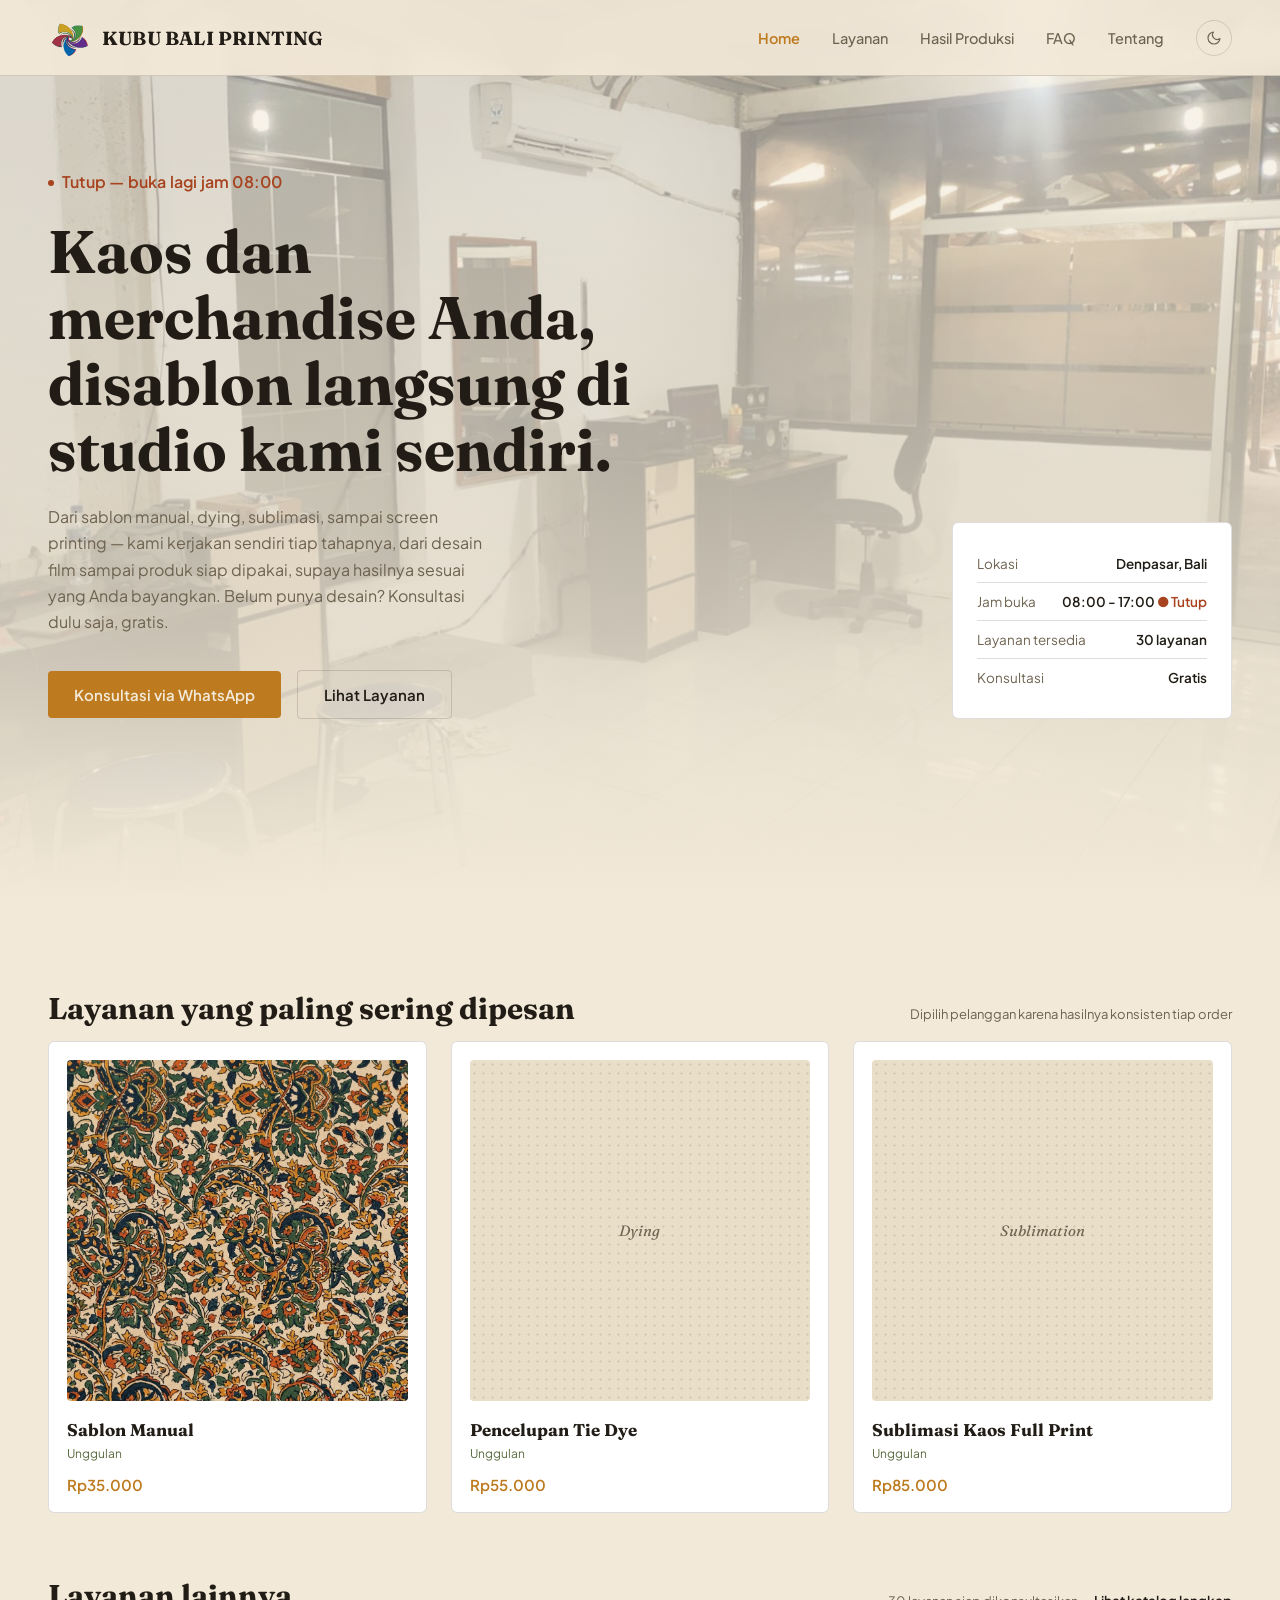
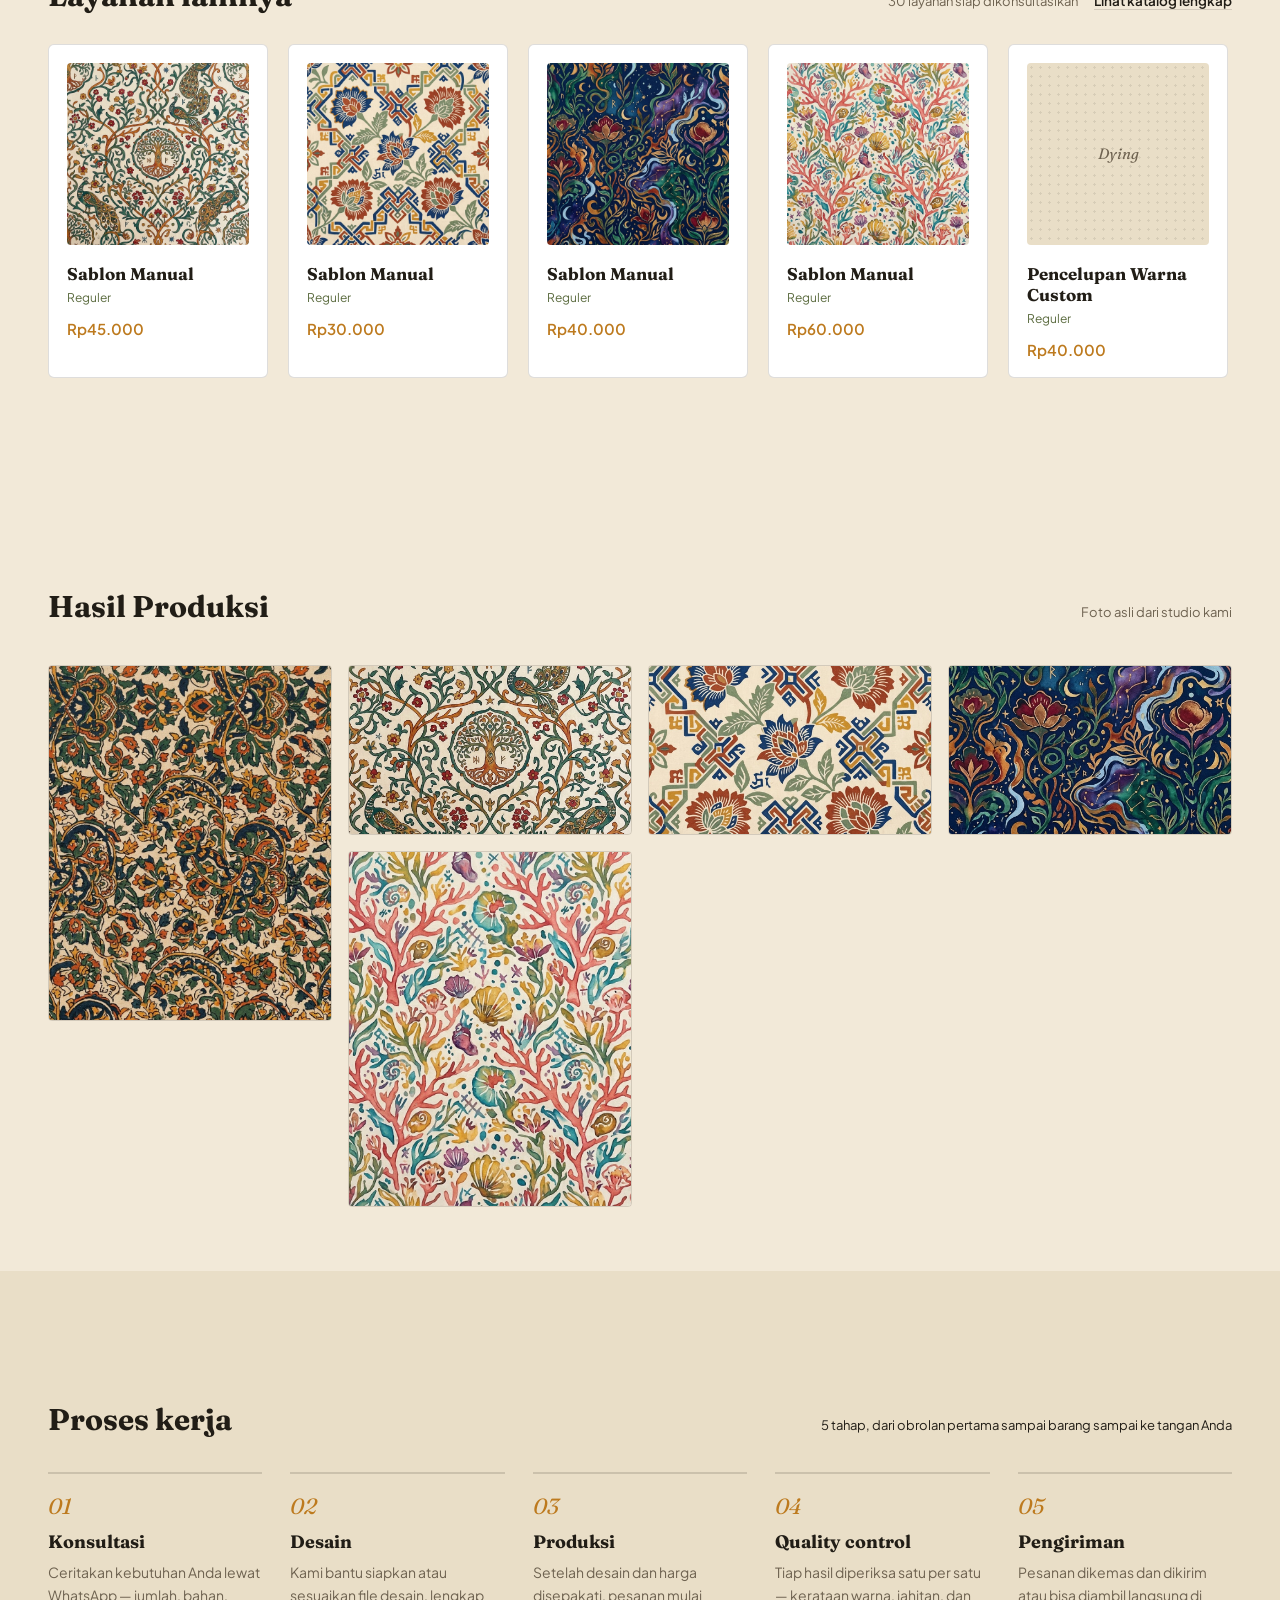
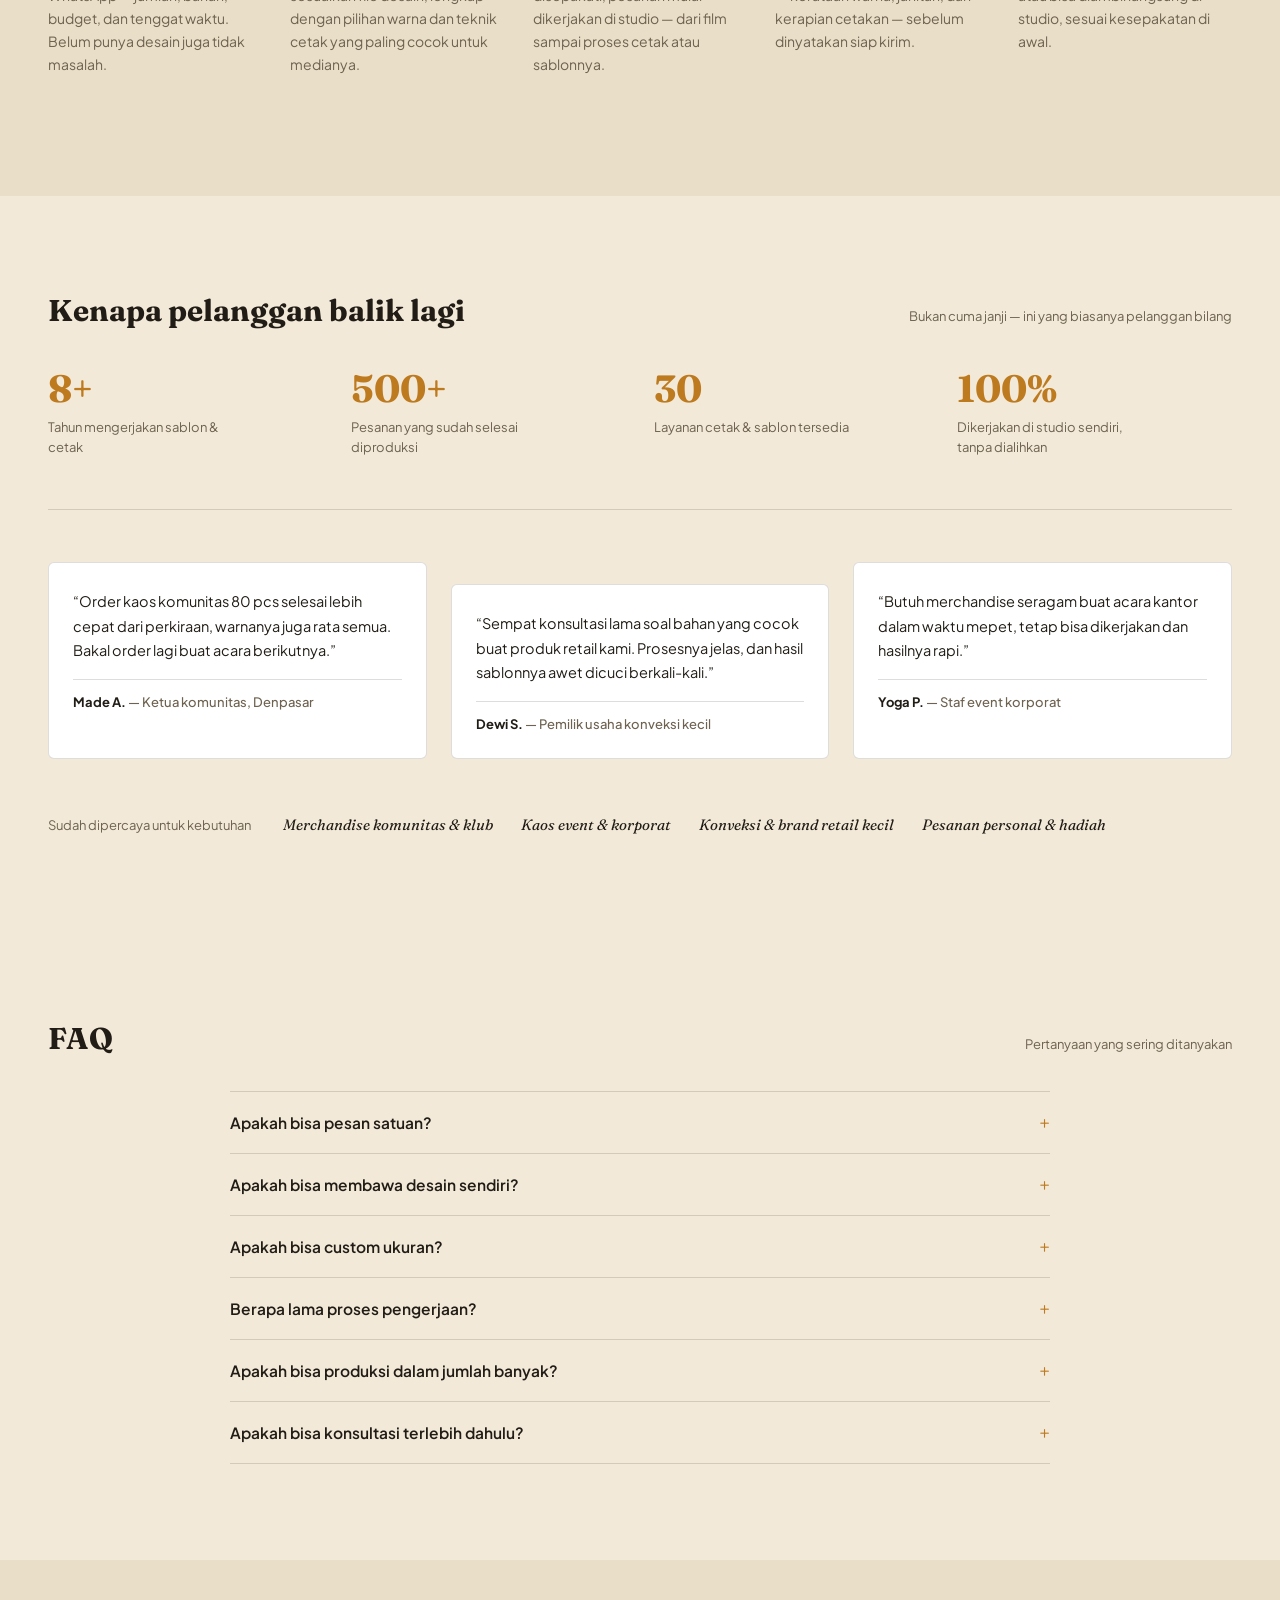
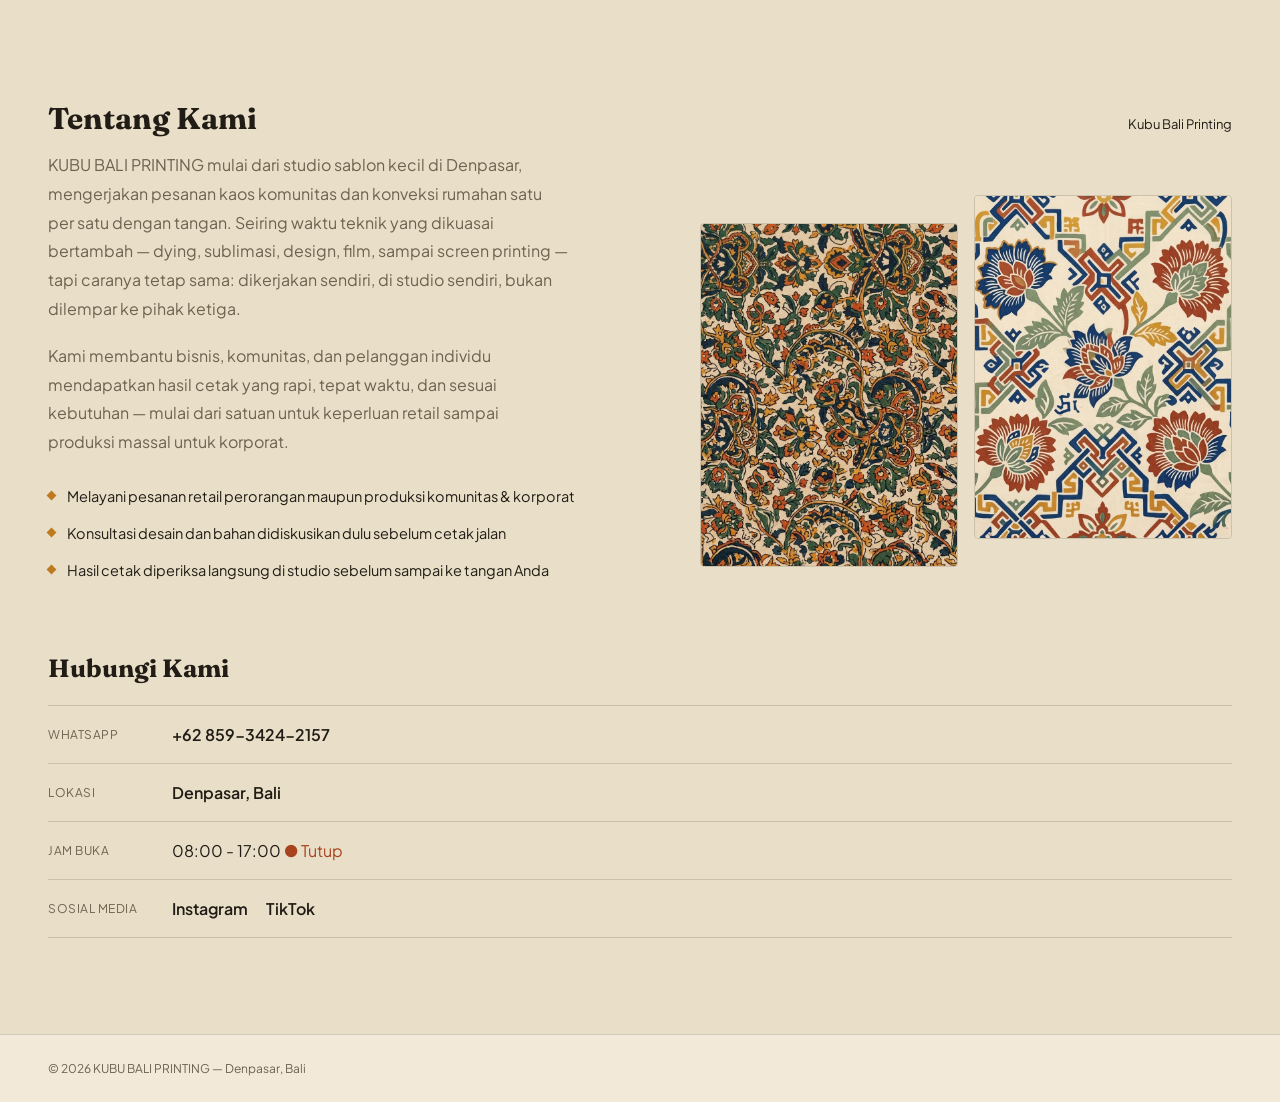
<file: index.html>
<!DOCTYPE html>
<html lang="id">
<head>
    <meta charset="UTF-8">
    <meta name="viewport" content="width=device-width, initial-scale=1.0">
    <title>KUBU BALI PRINTING — Jasa Cetak & Sablon Denpasar</title>
    <meta name="description" content="KUBU BALI PRINTING — jasa cetak dan sablon di Denpasar. Hand printing, dying, sublimation, design, film, sampai screen printing, order langsung lewat WhatsApp.">

    <link rel="icon" href="gambar/logo.png" type="image/png">
    <link rel="preconnect" href="https://fonts.googleapis.com">
    <link rel="preconnect" href="https://fonts.gstatic.com" crossorigin>
    <link href="https://fonts.googleapis.com/css2?family=Fraunces:ital,wght@0,500;0,600;0,700;1,500;1,600&family=Plus+Jakarta+Sans:wght@400;500;600;700&display=swap" rel="stylesheet">

    <link rel="stylesheet" href="style.css">

    <!-- Set tema sebelum render biar nggak ada kedipan warna -->
    <script>
        (function(){
            var saved = localStorage.getItem('calyanprint-theme');
            var theme = saved || (window.matchMedia('(prefers-color-scheme: dark)').matches ? 'dark' : 'light');
            if(theme === 'dark'){
                document.documentElement.setAttribute('data-theme','dark');
            }
        })();
    </script>
</head>
<body>

    <!-- ================= NAVBAR ================= -->
    <nav>
        <div class="logo">
            <img id="LogoGambar" src="gambar/logo.png" alt="KUBU BALI PRINTING">
            KUBU BALI PRINTING
        </div>

        <div class="nav-right">
            <ul class="nav-menu">
                <li><a href="#home">Home</a></li>
                <li><a href="#product">Layanan</a></li>
                <li><a href="#portfolio">Hasil Produksi</a></li>
                <li><a href="#faq">FAQ</a></li>
                <li><a href="#about">Tentang</a></li>
            </ul>

            <button class="theme-toggle" id="themeToggle" type="button" aria-label="Ganti mode tampilan" title="Ganti mode tampilan">
                <svg class="icon-moon" viewBox="0 0 24 24"><path d="M21 12.79A9 9 0 1 1 11.21 3 7 7 0 0 0 21 12.79Z"/></svg>
                <svg class="icon-sun" viewBox="0 0 24 24"><circle cx="12" cy="12" r="4"/><path d="M12 2v2M12 20v2M4.93 4.93l1.41 1.41M17.66 17.66l1.41 1.41M2 12h2M20 12h2M4.93 19.07l1.41-1.41M17.66 6.34l1.41-1.41"/></svg>
            </button>

            <button class="nav-toggle" id="navToggle" type="button" aria-label="Buka menu" aria-expanded="false" title="Buka menu">
                <svg class="icon-chevron" viewBox="0 0 24 24"><polyline points="6 9 12 15 18 9"></polyline></svg>
            </button>
        </div>
    </nav>

    <!-- ================= HOME ================= -->
    <section id="home">
        <!-- Background Home: gambar/video diatur lewat HERO_BACKGROUND
             di java/herobg.js, dan disuntikkan otomatis ke sini -->
        <div class="hero-bg" id="heroBg" aria-hidden="true">
            <div class="hero-bg-overlay"></div>
        </div>

        <div class="hero-inner">
            <div class="hero-text">
                <p class="hero-eyebrow" id="jamStatus">Studio cetak &amp; sablon di Denpasar</p>
                <h1>Kaos dan merchandise Anda, disablon langsung di studio kami sendiri.</h1>
                <p>Dari sablon manual, dying, sublimasi, sampai screen printing — kami kerjakan sendiri tiap tahapnya, dari desain film sampai produk siap dipakai, supaya hasilnya sesuai yang Anda bayangkan. Belum punya desain? Konsultasi dulu saja, gratis.</p>
                <div class="hero-cta-group">
                    <a class="hero-cta" href="https://wa.me/6285934242157?text=Halo%20KUBU%20BALI%20PRINTING%2C%20saya%20mau%20konsultasi%20desain.">Konsultasi via WhatsApp</a>
                    <a class="hero-cta hero-cta-ghost" href="#product">Lihat Layanan</a>
                </div>
            </div>

            <div class="hero-panel">
                <div class="hero-panel-row">
                    <span>Lokasi</span>
                    <span>Denpasar, Bali</span>
                </div>
                <div class="hero-panel-row">
                    <span>Jam buka</span>
                    <span id="jamBuka">08:00 – 17:00</span>
                </div>
                <div class="hero-panel-row">
                    <span>Layanan tersedia</span>
                    <span>30 layanan</span>
                </div>
                <div class="hero-panel-row">
                    <span>Konsultasi</span>
                    <span>Gratis</span>
                </div>
            </div>
        </div>
    </section>

    <!-- ================= PRODUCT ================= -->
    <section id="product">
        <div class="section-head">
            <h2>Layanan yang paling sering dipesan</h2>
            <span class="section-index">Dipilih pelanggan karena hasilnya konsisten tiap order</span>
        </div>
        <p class="geser">← Geser untuk melihat layanan →</p>

        <div class="card-container" id="bestSellerContainer"></div>

        <div class="section-head section-head--spaced">
            <h2>Layanan lainnya</h2>
            <div class="section-head-actions">
                <span class="section-index">30 layanan siap dikonsultasikan</span>
                <button type="button" class="view-catalog-btn" data-open-catalog>
                    Lihat katalog lengkap
                </button>
            </div>
        </div>
        <p class="product-geser">← Geser untuk melihat layanan →</p>

        <div class="product-scroll" id="productContainer"></div>
    </section>

    <!-- ================= HASIL PRODUKSI ================= -->
    <section id="portfolio">
        <div class="section-head">
            <h2>Hasil Produksi</h2>
            <span class="section-index">Foto asli dari studio kami</span>
        </div>

        <div class="portfolio-grid">
            <figure class="portfolio-item portfolio-item--tall">
                <img src="gambar/HANDPRINTING1.jpg" alt="Hasil sablon manual KUBU BALI PRINTING" loading="lazy">
            </figure>
            <figure class="portfolio-item">
                <img src="gambar/HANDPRINTING2.jpg" alt="Hasil sablon manual di kain rayon" loading="lazy">
            </figure>
            <figure class="portfolio-item">
                <img src="gambar/HANDPRINTING3.jpg" alt="Hasil sablon manual di tote bag kanvas" loading="lazy">
            </figure>
            <figure class="portfolio-item">
                <img src="gambar/HANDPRINTING4.jpg" alt="Hasil sablon manual di topi" loading="lazy">
            </figure>
            <figure class="portfolio-item portfolio-item--tall">
                <img src="gambar/HANDPRINTING5.jpg" alt="Hasil sablon manual multi warna" loading="lazy">
            </figure>
        </div>
    </section>

    <!-- ================= CARA PEMESANAN ================= -->
    <section id="cara-pesan">
        <div class="section-head">
            <h2>Proses kerja</h2>
            <span class="section-index">5 tahap, dari obrolan pertama sampai barang sampai ke tangan Anda</span>
        </div>

        <div class="steps-grid">
            <div class="step-item">
                <span class="step-number">01</span>
                <h3>Konsultasi</h3>
                <p>Ceritakan kebutuhan Anda lewat WhatsApp — jumlah, bahan, budget, dan tenggat waktu. Belum punya desain juga tidak masalah.</p>
            </div>
            <div class="step-item">
                <span class="step-number">02</span>
                <h3>Desain</h3>
                <p>Kami bantu siapkan atau sesuaikan file desain, lengkap dengan pilihan warna dan teknik cetak yang paling cocok untuk medianya.</p>
            </div>
            <div class="step-item">
                <span class="step-number">03</span>
                <h3>Produksi</h3>
                <p>Setelah desain dan harga disepakati, pesanan mulai dikerjakan di studio — dari film sampai proses cetak atau sablonnya.</p>
            </div>
            <div class="step-item">
                <span class="step-number">04</span>
                <h3>Quality control</h3>
                <p>Tiap hasil diperiksa satu per satu — kerataan warna, jahitan, dan kerapian cetakan — sebelum dinyatakan siap kirim.</p>
            </div>
            <div class="step-item">
                <span class="step-number">05</span>
                <h3>Pengiriman</h3>
                <p>Pesanan dikemas dan dikirim atau bisa diambil langsung di studio, sesuai kesepakatan di awal.</p>
            </div>
        </div>
    </section>

    <!-- ================= KEPERCAYAAN ================= -->
    <section id="kepercayaan">
        <div class="section-head">
            <h2>Kenapa pelanggan balik lagi</h2>
            <span class="section-index">Bukan cuma janji — ini yang biasanya pelanggan bilang</span>
        </div>

        <div class="trust-stats">
            <div class="trust-stat">
                <span class="trust-stat-number">8+</span>
                <span class="trust-stat-label">Tahun mengerjakan sablon &amp; cetak</span>
            </div>
            <div class="trust-stat">
                <span class="trust-stat-number">500+</span>
                <span class="trust-stat-label">Pesanan yang sudah selesai diproduksi</span>
            </div>
            <div class="trust-stat">
                <span class="trust-stat-number">30</span>
                <span class="trust-stat-label">Layanan cetak &amp; sablon tersedia</span>
            </div>
            <div class="trust-stat">
                <span class="trust-stat-number">100%</span>
                <span class="trust-stat-label">Dikerjakan di studio sendiri, tanpa dialihkan</span>
            </div>
        </div>

        <!-- CATATAN UNTUK PEMILIK USAHA: testimoni di bawah ini contoh placeholder.
             Ganti dengan kutipan asli dari pelanggan (boleh sertakan nama depan
             dan jenis pesanannya) sebelum situs ini dipakai untuk umum. -->
        <div class="testimonial-grid">
            <blockquote class="testimonial-card">
                <p>“Order kaos komunitas 80 pcs selesai lebih cepat dari perkiraan, warnanya juga rata semua. Bakal order lagi buat acara berikutnya.”</p>
                <footer>Made A. <span>— Ketua komunitas, Denpasar</span></footer>
            </blockquote>
            <blockquote class="testimonial-card">
                <p>“Sempat konsultasi lama soal bahan yang cocok buat produk retail kami. Prosesnya jelas, dan hasil sablonnya awet dicuci berkali-kali.”</p>
                <footer>Dewi S. <span>— Pemilik usaha konveksi kecil</span></footer>
            </blockquote>
            <blockquote class="testimonial-card">
                <p>“Butuh merchandise seragam buat acara kantor dalam waktu mepet, tetap bisa dikerjakan dan hasilnya rapi.”</p>
                <footer>Yoga P. <span>— Staf event korporat</span></footer>
            </blockquote>
        </div>

        <div class="trust-clients">
            <span class="trust-clients-label">Sudah dipercaya untuk kebutuhan</span>
            <ul>
                <li>Merchandise komunitas &amp; klub</li>
                <li>Kaos event &amp; korporat</li>
                <li>Konveksi &amp; brand retail kecil</li>
                <li>Pesanan personal &amp; hadiah</li>
            </ul>
        </div>
    </section>

    <!-- ================= FAQ ================= -->
    <section id="faq">
        <div class="section-head">
            <h2>FAQ</h2>
            <span class="section-index">Pertanyaan yang sering ditanyakan</span>
        </div>

        <div class="faq-list">
            <details class="faq-item">
                <summary>Apakah bisa pesan satuan?</summary>
                <p>Bisa. Sebagian layanan memang punya minimal order untuk produksi jumlah besar — cek bagian spesifikasi di tiap layanan, atau tanyakan langsung lewat WhatsApp.</p>
            </details>
            <details class="faq-item">
                <summary>Apakah bisa membawa desain sendiri?</summary>
                <p>Bisa. Kirim file desain Anda lewat WhatsApp, nanti kami bantu sesuaikan dengan teknik cetak yang dipilih.</p>
            </details>
            <details class="faq-item">
                <summary>Apakah bisa custom ukuran?</summary>
                <p>Untuk sebagian besar layanan bisa, tergantung media dan teknik cetaknya. Konsultasikan dulu ukuran yang Anda mau.</p>
            </details>
            <details class="faq-item">
                <summary>Berapa lama proses pengerjaan?</summary>
                <p>Beda-beda tergantung jenis layanan dan jumlah pesanan — perkiraan durasi tiap layanan bisa dilihat di halaman detailnya.</p>
            </details>
            <details class="faq-item">
                <summary>Apakah bisa produksi dalam jumlah banyak?</summary>
                <p>Bisa. Beberapa layanan memang disiapkan untuk kebutuhan produksi massal — silakan diskusikan jumlah dan tenggat waktunya.</p>
            </details>
            <details class="faq-item">
                <summary>Apakah bisa konsultasi terlebih dahulu?</summary>
                <p>Bisa, dan gratis. Chat lewat WhatsApp untuk diskusi desain, bahan, atau teknik cetak sebelum memutuskan order.</p>
            </details>
        </div>
    </section>

    <!-- ================= ABOUT ================= -->
    <section id="about">
        <div class="section-head">
            <h2>Tentang Kami</h2>
            <span class="section-index">Kubu Bali Printing</span>
        </div>

        <div class="about-grid">
            <div class="about-copy">
                <p>
                    KUBU BALI PRINTING mulai dari studio sablon kecil di Denpasar, mengerjakan
                    pesanan kaos komunitas dan konveksi rumahan satu per satu dengan tangan.
                    Seiring waktu teknik yang dikuasai bertambah — dying, sublimasi, design,
                    film, sampai screen printing — tapi caranya tetap sama: dikerjakan sendiri,
                    di studio sendiri, bukan dilempar ke pihak ketiga.
                </p>
                <p>
                    Kami membantu bisnis, komunitas, dan pelanggan individu mendapatkan hasil
                    cetak yang rapi, tepat waktu, dan sesuai kebutuhan — mulai dari satuan untuk
                    keperluan retail sampai produksi massal untuk korporat.
                </p>

                <ul class="about-points">
                    <li>Melayani pesanan retail perorangan maupun produksi komunitas &amp; korporat</li>
                    <li>Konsultasi desain dan bahan didiskusikan dulu sebelum cetak jalan</li>
                    <li>Hasil cetak diperiksa langsung di studio sebelum sampai ke tangan Anda</li>
                </ul>
            </div>

            <div class="about-media">
                <img class="about-media-photo--offset" src="gambar/HANDPRINTING1.jpg" alt="Proses sablon manual di studio KUBU BALI PRINTING" loading="lazy">
                <img src="gambar/HANDPRINTING3.jpg" alt="Motif hand printing hasil produksi KUBU BALI PRINTING" loading="lazy">
            </div>
        </div>

        <h3 class="contact-heading">Hubungi Kami</h3>

        <div class="contact-box" id="contact">
            <div class="contact-item">
                <span class="label">WhatsApp</span>
                <a href="https://wa.me/6285934242157">+62 859-3424-2157</a>
            </div>

            <div class="contact-item">
                <span class="label">Lokasi</span>
                <a href="https://maps.app.goo.gl/ZvoAWaBVckwQNPLg8" target="_blank">Denpasar, Bali</a>
            </div>

            <div class="contact-item">
                <span class="label">Jam buka</span>
                <span id="jamBukaAbout">08:00 – 17:00</span>
            </div>

            <div class="contact-item">
                <!-- Ganti link di bawah dengan akun media sosial studio yang sebenarnya -->
                <span class="label">Sosial media</span>
                <span class="contact-socials">
                    <a href="#" target="_blank" rel="noopener">Instagram</a>
                    <a href="#" target="_blank" rel="noopener">TikTok</a>
                </span>
            </div>
        </div>
    </section>

    <footer>
        <div class="footer-bottom">
            <span>© 2026 KUBU BALI PRINTING — Denpasar, Bali</span>
        </div>
    </footer>

    <script src="java/theme.js"></script>
    <script src="java/nav.js"></script>
    <script src="java/herobg.js"></script>
    <script src="java/data.js"></script>
    <script src="java/catalog.js"></script>
    <script src="java/index.js"></script>
</body>
</html>
</file>
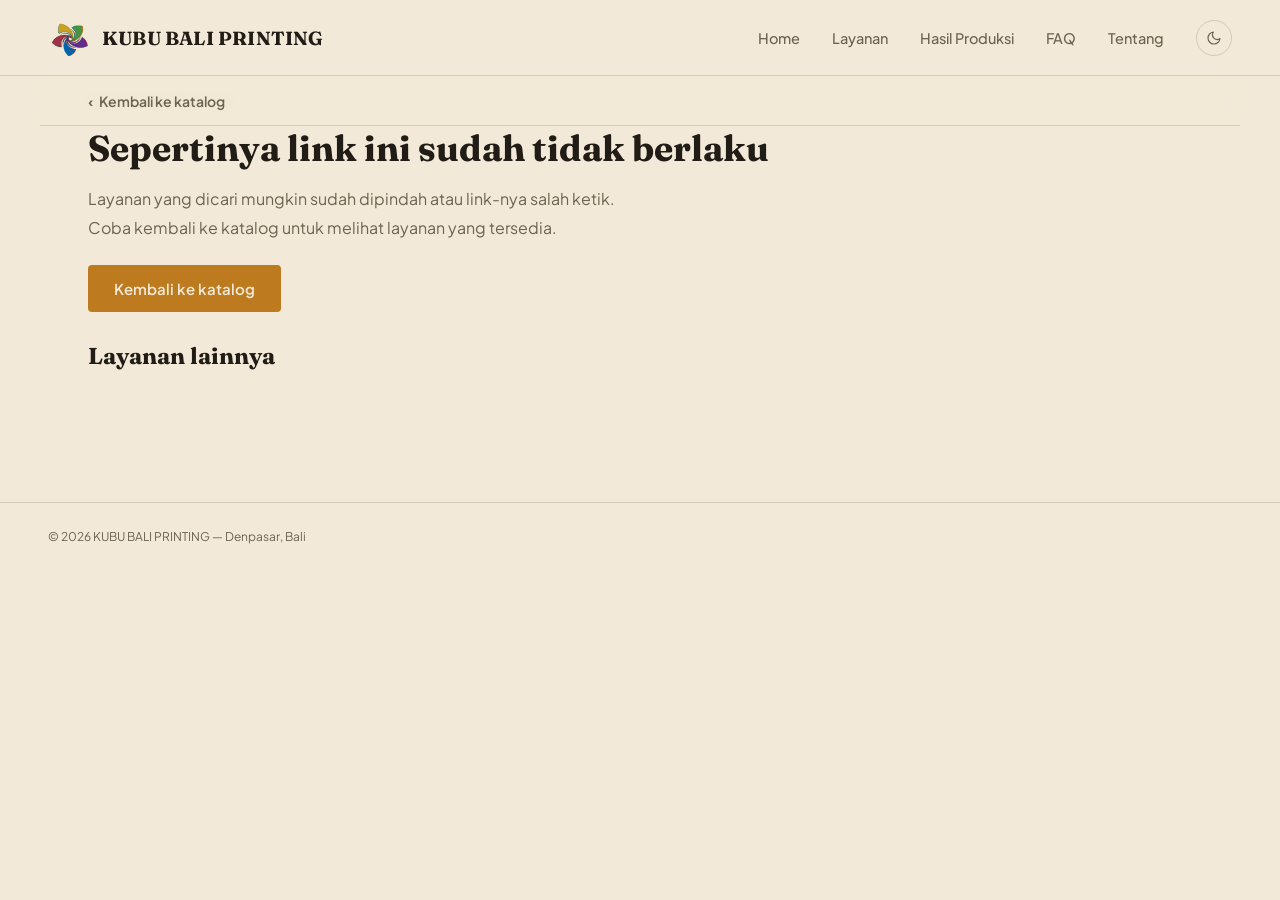
<file: html/product.html>
<!DOCTYPE html>
<html lang="id">
<head>
    <meta charset="UTF-8">
    <meta name="viewport" content="width=device-width, initial-scale=1.0">
    <title>Detail Layanan — KUBU BALI PRINTING</title>
    <meta name="description" content="Detail layanan cetak dan sablon KUBU BALI PRINTING — konsultasikan desain Anda langsung lewat WhatsApp.">

    <link rel="icon" href="../gambar/logo.png" type="image/png">
    <link rel="preconnect" href="https://fonts.googleapis.com">
    <link rel="preconnect" href="https://fonts.gstatic.com" crossorigin>
    <link href="https://fonts.googleapis.com/css2?family=Fraunces:ital,wght@0,500;0,600;0,700;1,500;1,600&family=Plus+Jakarta+Sans:wght@400;500;600;700&display=swap" rel="stylesheet">

    <link rel="stylesheet" href="../style.css">

    <!-- Set tema sebelum render biar nggak ada kedipan warna -->
    <script>
        (function(){
            var saved = localStorage.getItem('calyanprint-theme');
            var theme = saved || (window.matchMedia('(prefers-color-scheme: dark)').matches ? 'dark' : 'light');
            if(theme === 'dark'){
                document.documentElement.setAttribute('data-theme','dark');
            }
        })();
    </script>
</head>
<body>

    <!-- ================= NAVBAR ================= -->

    <nav>
        <div class="logo">
            <img id="LogoGambar" src="../gambar/logo.png" alt="KUBU BALI PRINTING">
            KUBU BALI PRINTING
        </div>

        <div class="nav-right">
            <ul class="nav-menu">
                <li><a href="../index.html">Home</a></li>
                <li><a href="../index.html#product">Layanan</a></li>
                <li><a href="../index.html#portfolio">Hasil Produksi</a></li>
                <li><a href="../index.html#faq">FAQ</a></li>
                <li><a href="../index.html#about">Tentang</a></li>
            </ul>

            <button class="theme-toggle" id="themeToggle" type="button" aria-label="Ganti mode tampilan" title="Ganti mode tampilan">
                <svg class="icon-moon" viewBox="0 0 24 24"><path d="M21 12.79A9 9 0 1 1 11.21 3 7 7 0 0 0 21 12.79Z"/></svg>
                <svg class="icon-sun" viewBox="0 0 24 24"><circle cx="12" cy="12" r="4"/><path d="M12 2v2M12 20v2M4.93 4.93l1.41 1.41M17.66 17.66l1.41 1.41M2 12h2M20 12h2M4.93 19.07l1.41-1.41M17.66 6.34l1.41-1.41"/></svg>
            </button>

            <button class="nav-toggle" id="navToggle" type="button" aria-label="Buka menu" aria-expanded="false" title="Buka menu">
                <svg class="icon-chevron" viewBox="0 0 24 24"><polyline points="6 9 12 15 18 9"></polyline></svg>
            </button>
        </div>
    </nav>

    <div class="back-container" id="backContainer">
        <a href="../index.html#product" class="back-btn" id="backToCatalog" aria-label="Kembali ke katalog">
            <span class="back-btn-arrow">‹</span>
            <span class="back-btn-text">Kembali ke katalog</span>
        </a>
    </div>

    <section class="product-detail" id="productDetail">
        <div class="product-image">
            <img id="pImage" src="" alt="">
        </div>

        <div class="product-info">
            <p class="card-stock" id="pStock"></p>
            <h1 id="pTitle"></h1>
            <h2 id="pPrice"></h2>
            <p id="pDescription"></p>

            <div class="spec-table" id="pSpecs"></div>

            <div class="product-actions">
                <a class="hero-cta" id="pOrder" href="#" target="_blank">Konsultasikan Desain Anda <span class="cta-arrow" aria-hidden="true">→</span></a>
            </div>
        </div>
    </section>

    <section class="recommend">
        <h2>Layanan lainnya</h2>
        <div class="recommend-scroll" id="recommendContainer"></div>
    </section>

    <footer>
        <div class="footer-bottom">
            <span>© 2026 KUBU BALI PRINTING — Denpasar, Bali</span>
        </div>
    </footer>

    <script>
        window.SITE_BASE = { img: "../gambar/", productPage: "product.html" };
    </script>
    <script src="../java/theme.js"></script>
    <script src="../java/nav.js"></script>
    <script src="../java/data.js"></script>
    <script src="../java/catalog.js"></script>
    <script src="../java/product.js"></script>
</body>
</html>
</file>
<file: style.css>
/* ================================================================
   KUBU BALI PRINTING — design tokens
   Konsep : "kanvas & tinta" — sebagian besar halaman pakai kanvas
             krem hangat (belum kena tinta), lalu section Tentang &
             Cara Kerja dibalik jadi panel tinta arang gelap, kayak
             kain yang baru disablon. Aksen tunggal warna kuning
             lumpur/ochre (dari warna tinta rubber yang sering
             dipakai studio), zaitun buat status "buka".
   Type    : Fraunces (agak "kasar"/tidak rapi di sudutnya, kesan
             ditulis tangan) untuk heading, Plus Jakarta Sans untuk
             teks lainnya — nav, harga, spec, tombol.
================================================================= */

:root{
    --ink:#F2E9D8;
    --ink-rgb:242,233,216;
    --surface:#FFFFFF;
    --surface-raised:#E9DEC7;
    /* FIX: dulu di-hardcode gelap terus (#1E1B15 dkk) walau lagi di mode
       terang, makanya section Tentang & Cara Pesan kelihatan "nyangkut"
       gelap pas toggle ke light mode. Sekarang ikut palet terang. */
    --paper:var(--surface-raised);
    --paper-ink:var(--text);
    --amber:#BD7A1E;
    --teal:#5B6B3F;
    --text:#211D16;
    --muted:#6E6250;
    --muted-paper:var(--muted);
    --rule:rgba(33,29,22,0.15);
    --rule-paper:var(--rule);
    --status-tutup:#A8431F;

    /* nilai tetap — dipakai di atas warna aksen yang tidak ikut
       berubah antara mode terang & gelap */
    --ink-fixed:#F2E9D8;

    --font-display:'Fraunces', serif;
    --font-body:'Plus Jakarta Sans', sans-serif;

    color-scheme:light;
}

/* Situs ini defaultnya terang (kanvas krem) — mode gelap membalik ke
   nuansa tinta arang, bukan sekadar invert warna. */
:root[data-theme="dark"]{
    --ink:#1C1913;
    --ink-rgb:28,25,19;
    --surface:#262119;
    --surface-raised:#302A1F;
    --paper:#141210;
    --paper-ink:#EFE4CE;
    --amber:#D69440;
    --teal:#89996A;
    --text:#EFE4CE;
    --muted:#A99C82;
    --muted-paper:#9C8F76;
    --rule:rgba(239,228,206,0.12);
    --rule-paper:rgba(239,228,206,0.10);
    --status-tutup:#D07B4C;

    color-scheme:dark;
}

/* ================= RESET ================= */

*{
    margin:0;
    padding:0;
    box-sizing:border-box;
}

*,
*::before,
*::after{
    transition:background-color .3s ease, border-color .3s ease, color .3s ease;
}

html{
    scroll-behavior:smooth;
}

body{
    font-family:var(--font-body);
    background:var(--ink);
    color:var(--text);
    overflow-x:hidden;
    -webkit-font-smoothing:antialiased;
}

img{
    max-width:100%;
    display:block;
}

a{
    color:inherit;
}

::selection{
    background:var(--amber);
    color:var(--ink-fixed);
}

@media (prefers-reduced-motion:reduce){
    *,
    *::before,
    *::after{
        transition-duration:0.01ms !important;
        animation-duration:0.01ms !important;
    }
}

/* ================= NAVBAR ================= */

nav{
    width:100%;
    height:76px;

    display:flex;
    justify-content:space-between;
    align-items:center;

    padding:0 48px;

    background:rgba(var(--ink-rgb),0.92);
    backdrop-filter:blur(6px);
    border-bottom:1px solid var(--rule);

    position:fixed;
    top:0;

    z-index:9999;
}

.logo{
    font-family:var(--font-display);
    font-size:19px;
    font-weight:700;
    letter-spacing:0.2px;

    display:flex;
    align-items:center;
    gap:12px;
}

#LogoGambar{
    width:42px;
    height:42px;
    object-fit:contain;
}

.nav-right{
    display:flex;
    align-items:center;
    gap:32px;
}

.nav-menu{
    display:flex;
    align-items:center;
    gap:32px;

    list-style:none;
}

.nav-menu a{
    font-family:var(--font-body);
    font-size:14.5px;
    font-weight:500;

    color:var(--muted);
    text-decoration:none;

    transition:color .2s ease;
}

.nav-menu a:hover{
    color:var(--text);
}

.nav-menu a.active{
    color:var(--amber);
    font-weight:600;
}

/* ================= THEME TOGGLE ================= */

.theme-toggle{
    flex-shrink:0;
    width:36px;
    height:36px;
    border-radius:50%;

    display:flex;
    align-items:center;
    justify-content:center;

    background:transparent;
    border:1px solid var(--rule);
    color:var(--muted);

    cursor:pointer;
    transition:border-color .2s ease, color .2s ease;
}

.theme-toggle:hover{
    border-color:var(--amber);
    color:var(--amber);
}

.theme-toggle svg{
    width:16px;
    height:16px;
    stroke:currentColor;
    fill:none;
    stroke-width:1.75;
    stroke-linecap:round;
    stroke-linejoin:round;
}

.theme-toggle .icon-sun{
    display:none;
}

:root[data-theme="dark"] .theme-toggle .icon-sun{
    display:block;
}

:root[data-theme="dark"] .theme-toggle .icon-moon{
    display:none;
}

/* ================= NAV TOGGLE (mobile) ================= */

.nav-toggle{
    display:none;
    flex-shrink:0;
    width:36px;
    height:36px;

    align-items:center;
    justify-content:center;

    background:transparent;
    border:1px solid var(--rule);
    border-radius:50%;
    color:var(--muted);

    cursor:pointer;
    transition:border-color .2s ease, color .2s ease, transform .25s ease;
}

.nav-toggle svg{
    width:15px;
    height:15px;
    stroke:currentColor;
    fill:none;
    stroke-width:1.75;
    stroke-linecap:round;
    stroke-linejoin:round;
    transition:transform .25s ease;
}

nav.nav-open .nav-toggle svg{
    transform:rotate(180deg);
}

/* ================= SECTION ================= */

section{
    padding:110px 48px;
    scroll-margin-top:76px;
}

#home{
    min-height:100vh;
}

@supports (height:100svh){
    #home{
        min-height:100svh;
    }
}

/* ================= HOME / HERO ================= */

#home{
    position:relative;
    overflow:hidden;
    display:flex;
    align-items:center;
    padding-top:76px;
    background:var(--ink);
}

.hero-bg{
    position:absolute;
    inset:0;
    z-index:0;
    overflow:hidden;
    pointer-events:none;
}

.hero-bg-media{
    width:100%;
    height:100%;
    object-fit:cover;
    object-position:center;
    display:block;
}

.hero-bg-overlay{
    position:absolute;
    inset:0;
    background:linear-gradient(180deg, rgba(var(--ink-rgb),0.5) 0%, rgba(var(--ink-rgb),0.82) 70%, var(--ink) 100%);
}

.hero-inner{
    position:relative;
    z-index:1;
    display:grid;
    grid-template-columns:1.3fr 0.7fr;
    align-items:end;
    column-gap:64px;
    max-width:1200px;
    margin:0 auto;
    width:100%;
    padding:70px 0;
}

.hero-eyebrow{
    font-family:var(--font-body);
    font-size:13px;
    font-weight:600;
    color:var(--teal);
    letter-spacing:0.2px;
    margin-bottom:22px;
    display:inline-flex;
    align-items:center;
    gap:8px;
}

.hero-eyebrow::before{
    content:"";
    width:6px;
    height:6px;
    border-radius:50%;
    background:var(--teal);
}

.hero-eyebrow.status-tutup{
    color:var(--status-tutup);
}

.hero-eyebrow.status-tutup::before{
    background:var(--status-tutup);
}

.hero-text h1{
    font-family:var(--font-display);
    font-size:clamp(38px,5.5vw,60px);
    font-weight:700;
    line-height:1.1;
    max-width:600px;
}

.hero-text h1 em{
    font-style:italic;
    color:var(--amber);
}

.hero-text p{
    font-size:16px;
    color:var(--muted);
    max-width:440px;
    margin-top:22px;
    line-height:1.65;
}

.hero-cta-group{
    display:flex;
    flex-wrap:wrap;
    align-items:center;
    gap:16px;
    margin-top:34px;
}

.hero-cta{
    display:inline-flex;
    align-items:center;
    gap:10px;

    padding:14px 26px;

    background:var(--amber);
    color:var(--ink-fixed);

    font-family:var(--font-body);
    font-weight:600;
    font-size:15px;
    text-decoration:none;

    border-radius:4px;
    transition:transform .2s ease, background-color .2s ease;
}

.hero-cta:hover{
    transform:translateY(-2px);
}

.hero-cta .cta-arrow{
    display:inline-block;
    transition:transform .2s ease;
}

.hero-cta:hover .cta-arrow{
    transform:translateX(3px);
}

.hero-cta-ghost{
    background:transparent;
    border:1px solid var(--rule);
    color:var(--text);
}

.hero-cta-ghost:hover{
    border-color:var(--amber);
    color:var(--amber);
    background:transparent;
}

.hero-panel{
    width:100%;
    max-width:280px;
    justify-self:end;

    background:var(--surface);
    border:1px solid var(--rule);
    border-radius:6px;

    padding:22px 24px;
}

.hero-panel-row{
    display:flex;
    justify-content:space-between;
    align-items:baseline;

    padding:10px 0;
    border-bottom:1px solid var(--rule);

    font-size:13.5px;
}

.hero-panel-row:last-child{
    border-bottom:none;
}

.hero-panel-row span:first-child{
    color:var(--muted);
}

.hero-panel-row span:last-child{
    color:var(--text);
    font-weight:600;
}

.status-buka{
    color:var(--teal);
}

.status-tutup{
    color:var(--status-tutup);
}

.hero-panel-row span.status-buka{
    color:var(--teal);
}

.hero-panel-row span.status-tutup{
    color:var(--status-tutup);
}

/* ================= PRODUCT / BEST SELLER ================= */

#product{
    background:var(--ink);
    padding-top:90px;
    padding-bottom:50px;
}

.section-head{
    display:flex;
    align-items:baseline;
    justify-content:space-between;
    gap:20px;
    max-width:1200px;
    margin:0 auto 14px;
}

.section-head--spaced{
    margin-top:64px;
}

.section-head h2{
    font-family:var(--font-display);
    font-size:30px;
    font-weight:700;
}

.section-index{
    font-family:var(--font-body);
    color:var(--muted);
    font-size:13px;
}

.section-head-actions{
    display:flex;
    align-items:center;
    gap:16px;
    flex-wrap:wrap;
    justify-content:flex-end;
}

.view-catalog-btn{
    display:inline-flex;
    align-items:center;
    gap:6px;

    padding:0;

    background:none;
    border:none;
    color:var(--text);

    font-family:var(--font-body);
    font-size:13.5px;
    font-weight:600;
    cursor:pointer;
    text-decoration:underline;
    text-decoration-color:var(--rule);
    text-underline-offset:3px;

    transition:color .2s ease, text-decoration-color .2s ease;
}

.view-catalog-btn span{
    display:inline-block;
    transition:transform .2s ease;
}

.view-catalog-btn:hover{
    color:var(--amber);
    text-decoration-color:var(--amber);
}

.view-catalog-btn:hover span{
    transform:translateX(3px);
}

.card-container{
    max-width:1200px;
    margin:0 auto;

    display:grid;
    grid-template-columns:repeat(3,1fr);
    gap:24px;
}

.card{
    position:relative;
    background:var(--surface);
    border:1px solid var(--rule);
    border-radius:6px;
    padding:18px;

    cursor:pointer;
    transition:transform .25s ease, border-color .2s ease;
}

.card:hover{
    transform:translateY(-4px);
    border-color:var(--amber);
}

.product-actions{
    display:flex;
    align-items:center;
    gap:14px;
    flex-wrap:wrap;
    margin-top:6px;
}

.card a{
    text-decoration:none;
    color:var(--text);
    display:flex;
    flex-direction:column;
    gap:4px;
}

.card-stock{
    font-family:var(--font-body);
    font-size:12px;
    color:var(--muted);
    text-transform:capitalize;
    margin-bottom:8px;
}

.card-image-wrap{
    width:100%;
    aspect-ratio:1/1;

    background:var(--surface-raised);
    border-radius:4px;

    display:flex;
    align-items:center;
    justify-content:center;
    overflow:hidden;

    margin-bottom:14px;
}

.card-image{
    width:100%;
    height:100%;
    object-fit:cover;
}

/* swatch: dipakai buat layanan yang belum ada foto produksi aslinya —
   ubin polos bertuliskan nama tekniknya, ketimbang ikon yang gak nyambung */
.card-image-wrap--swatch{
    background:
        radial-gradient(rgba(33,29,22,0.09) 1px, transparent 1.4px) 0 0/9px 9px,
        var(--surface-raised);
    padding:16px;
    text-align:center;
}

:root[data-theme="dark"] .card-image-wrap--swatch{
    background:
        radial-gradient(rgba(239,228,206,0.08) 1px, transparent 1.4px) 0 0/9px 9px,
        var(--surface-raised);
}

.card-image-wrap--swatch span{
    font-family:var(--font-display);
    font-style:italic;
    font-size:15px;
    color:var(--muted);
    text-transform:capitalize;
    line-height:1.3;
    overflow-wrap:break-word;
}

.card h3{
    font-family:var(--font-display);
    font-size:17px;
    font-weight:700;
}

.card .card-tag{
    font-family:var(--font-body);
    font-size:12px;
    color:var(--teal);
    margin-top:2px;
}

.card .card-price{
    font-family:var(--font-body);
    font-size:15px;
    color:var(--amber);
    font-weight:600;
    margin-top:10px;
}

.product-geser,
.geser{
    font-size:12.5px;
    color:var(--muted);
    display:none;
}

.product-scroll{
    max-width:1200px;
    margin:0 auto;

    display:flex;
    gap:20px;

    overflow-x:auto;
    overflow-y:visible;

    scroll-snap-type:x mandatory;
    padding-top:16px;
    padding-bottom:10px;
}

.product-scroll .card{
    flex:0 0 220px;
    scroll-snap-align:start;
}

.product-scroll::-webkit-scrollbar{
    height:5px;
}

.product-scroll::-webkit-scrollbar-thumb{
    background:var(--rule);
    border-radius:20px;
}

/* ================= KARTU "LIHAT LEBIH LENGKAP" ================= */

.more-card{
    display:flex;
    align-items:center;
    justify-content:center;

    background:transparent;
    border:1px dashed var(--rule);
}

.more-card:hover{
    border-color:var(--amber);
}

.more-card-inner{
    display:flex;
    flex-direction:column;
    align-items:center;
    text-align:center;
    gap:8px;
    padding:20px 6px;
}

.more-card-plus{
    width:40px;
    height:40px;
    border-radius:50%;

    display:flex;
    align-items:center;
    justify-content:center;

    border:1px solid var(--rule);
    color:var(--amber);

    font-size:20px;
    font-family:var(--font-display);

    transition:background .2s ease, border-color .2s ease, color .2s ease;
}

.more-card:hover .more-card-plus{
    background:var(--amber);
    border-color:var(--amber);
    color:var(--ink-fixed);
}

.more-card-inner h3{
    font-family:var(--font-display);
    font-size:15px;
    font-weight:700;
}

.more-card .card-tag{
    color:var(--muted);
}

/* ================= CATALOG MODAL ================= */

.catalog-modal{
    position:fixed;
    inset:0;
    z-index:99999;

    display:none;
    align-items:center;
    justify-content:center;

    padding:40px 24px;

    background:rgba(15,16,20,0.78);

    opacity:0;
    transition:opacity .2s ease;
}

.catalog-modal.open{
    display:flex;
    opacity:1;
}

.catalog-modal-inner{
    width:100%;
    max-width:1100px;
    max-height:86vh;

    background:var(--ink);
    border:1px solid var(--rule);
    border-radius:8px;

    display:flex;
    flex-direction:column;
    overflow:hidden;
}

.catalog-modal-header{
    display:flex;
    align-items:flex-start;
    justify-content:space-between;
    gap:20px;

    padding:26px 32px 16px;
    border-bottom:1px solid var(--rule);
}

.catalog-modal-header .section-index{
    display:block;
    margin-bottom:6px;
}

.catalog-modal-header h2{
    font-family:var(--font-display);
    font-size:25px;
    font-weight:700;
}

.modal-close{
    flex-shrink:0;
    width:34px;
    height:34px;
    border-radius:50%;

    display:flex;
    align-items:center;
    justify-content:center;

    background:none;
    border:1px solid var(--rule);
    color:var(--text);

    font-size:15px;
    cursor:pointer;

    transition:border-color .2s ease, color .2s ease;
}

.modal-close:hover{
    border-color:var(--amber);
    color:var(--amber);
}

.category-filters{
    display:flex;
    flex-wrap:wrap;
    gap:8px;

    padding:18px 32px;
    border-bottom:1px solid var(--rule);
}

.filter-btn{
    padding:8px 16px;

    background:transparent;
    border:1px solid var(--rule);
    border-radius:50px;
    color:var(--muted);

    font-family:var(--font-body);
    font-size:13px;
    cursor:pointer;

    transition:.2s ease;
}

.filter-btn:hover{
    border-color:var(--amber);
    color:var(--text);
}

.filter-btn.active{
    background:var(--amber);
    border-color:var(--amber);
    color:var(--ink-fixed);
    font-weight:600;
}

.modal-grid{
    overflow-y:auto;

    padding:24px 32px 34px;

    display:grid;
    grid-template-columns:repeat(4,1fr);
    gap:18px;
}

.modal-grid::-webkit-scrollbar{
    width:6px;
}

.modal-grid::-webkit-scrollbar-thumb{
    background:var(--rule);
    border-radius:20px;
}

/* ================= HASIL PRODUKSI (PORTFOLIO) ================= */

#portfolio{
    padding-top:150px;
    padding-bottom:64px;
}

.portfolio-grid{
    max-width:1200px;
    margin:40px auto 0;

    display:grid;
    grid-template-columns:repeat(4,1fr);
    grid-auto-rows:170px;
    gap:16px;
}

.portfolio-item{
    position:relative;
    overflow:hidden;
    border-radius:4px;
    border:1px solid var(--rule);
    grid-row:span 1;
}

.portfolio-item--tall{
    grid-row:span 2;
}

.portfolio-item img{
    width:100%;
    height:100%;
    object-fit:cover;
    display:block;
    transition:transform .35s ease;
}

.portfolio-item:hover img{
    transform:scale(1.04);
}

/* ================= CARA PEMESANAN ================= */

#cara-pesan{
    background:var(--paper);
    color:var(--paper-ink);
    padding-top:130px;
    padding-bottom:120px;
}

#cara-pesan .section-head h2,
#cara-pesan .section-index{
    color:var(--paper-ink);
}

.steps-grid{
    max-width:1200px;
    margin:34px auto 0;

    display:grid;
    grid-template-columns:repeat(5,1fr);
    gap:28px;
}

.step-item{
    padding-top:18px;
    border-top:2px solid var(--rule-paper);
}

.step-number{
    display:block;
    font-family:var(--font-display);
    font-style:italic;
    font-size:22px;
    color:var(--amber);
    margin-bottom:10px;
}

.step-item h3{
    font-family:var(--font-display);
    font-size:18px;
    font-weight:700;
    margin-bottom:8px;
}

.step-item p{
    font-size:14px;
    line-height:1.65;
    color:var(--muted-paper);
}

/* ================= KEPERCAYAAN ================= */

#kepercayaan{
    padding-top:96px;
    padding-bottom:110px;
}

.trust-stats{
    max-width:1200px;
    margin:36px auto 0;

    display:grid;
    grid-template-columns:repeat(4,1fr);
    gap:28px;

    padding-bottom:52px;
    border-bottom:1px solid var(--rule);
}

.trust-stat{
    display:flex;
    flex-direction:column;
    gap:6px;
}

.trust-stat-number{
    font-family:var(--font-display);
    font-size:38px;
    font-weight:700;
    color:var(--amber);
}

.trust-stat-label{
    font-size:13px;
    line-height:1.5;
    color:var(--muted);
    max-width:200px;
}

.testimonial-grid{
    max-width:1200px;
    margin:52px auto 0;

    display:grid;
    grid-template-columns:repeat(3,1fr);
    gap:24px;
}

.testimonial-card{
    background:var(--surface);
    border:1px solid var(--rule);
    border-radius:6px;
    padding:26px 24px;
}

.testimonial-card:nth-child(2){
    margin-top:22px;
}

.testimonial-card p{
    font-size:14.5px;
    line-height:1.7;
    color:var(--text);
}

.testimonial-card footer{
    all:unset;
    display:block;
    margin-top:16px;
    padding-top:14px;
    border-top:1px solid var(--rule);

    font-size:13px;
    font-weight:700;
    color:var(--text);
}

.testimonial-card footer span{
    font-weight:500;
    color:var(--muted);
}

.trust-clients{
    max-width:1200px;
    margin:56px auto 0;

    display:flex;
    align-items:baseline;
    flex-wrap:wrap;
    gap:16px 32px;
}

.trust-clients-label{
    font-size:13px;
    color:var(--muted);
    flex-shrink:0;
}

.trust-clients ul{
    display:flex;
    flex-wrap:wrap;
    gap:10px 28px;
    list-style:none;
}

.trust-clients li{
    font-family:var(--font-display);
    font-style:italic;
    font-size:15px;
    color:var(--text);
}

@media (max-width:900px){
    .trust-stats{
        grid-template-columns:repeat(2,1fr);
        row-gap:32px;
    }

    .testimonial-grid{
        grid-template-columns:1fr;
    }

    .testimonial-card:nth-child(2){
        margin-top:0;
    }
}

/* ================= FAQ ================= */

#faq{
    padding-top:76px;
    padding-bottom:96px;
}

.faq-list{
    max-width:820px;
    margin:34px auto 0;

    border-top:1px solid var(--rule);
}

.faq-item{
    border-bottom:1px solid var(--rule);
    padding:18px 0;
}

.faq-item summary{
    display:flex;
    align-items:center;
    justify-content:space-between;
    gap:16px;

    cursor:pointer;
    list-style:none;

    font-family:var(--font-body);
    font-size:15.5px;
    font-weight:600;
    color:var(--text);
}

.faq-item summary::-webkit-details-marker{
    display:none;
}

.faq-item summary::after{
    content:"+";
    flex-shrink:0;
    font-family:var(--font-display);
    font-size:20px;
    color:var(--amber);
    transition:transform .2s ease;
}

.faq-item[open] summary::after{
    transform:rotate(45deg);
}

.faq-item p{
    margin-top:12px;
    font-size:14px;
    line-height:1.7;
    color:var(--muted);
    max-width:640px;
}

/* ================= ABOUT ================= */

#about{
    background:var(--paper);
    color:var(--paper-ink);
    padding-top:140px;
    padding-bottom:96px;
}

#about .section-head h2,
#about .section-index{
    color:var(--paper-ink);
}

.about-grid{
    max-width:1200px;
    margin:0 auto 70px;

    display:grid;
    grid-template-columns:1.05fr 0.95fr;
    gap:64px;
    align-items:center;
}

.about-copy p{
    font-size:16px;
    line-height:1.8;
    color:var(--muted-paper);
    max-width:520px;
}

.about-copy p + p{
    margin-top:18px;
}

.about-points{
    list-style:none;
    margin-top:28px;
    display:flex;
    flex-direction:column;
    gap:14px;
}

.about-points li{
    display:flex;
    align-items:flex-start;
    gap:12px;

    font-size:14.5px;
    line-height:1.6;
    color:var(--paper-ink);
}

.about-points li::before{
    content:"";
    flex-shrink:0;
    width:7px;
    height:7px;
    margin-top:7px;
    background:var(--amber);
    transform:rotate(45deg);
}

.about-media{
    position:relative;
    display:grid;
    grid-template-columns:1fr 1fr;
    gap:16px;
}

.about-media img{
    width:100%;
    height:100%;
    aspect-ratio:3/4;
    object-fit:cover;
    border-radius:4px;
    border:1px solid var(--rule-paper);
}

.about-media-photo--offset{
    transform:translateY(28px);
}

@media (max-width:900px){
    .about-grid{
        grid-template-columns:1fr;
        gap:36px;
    }

    .about-media{
        order:-1;
    }

    .about-media-photo--offset{
        transform:translateY(14px);
    }
}

.contact-heading{
    font-family:var(--font-display);
    font-size:25px;
    font-weight:700;
    margin-bottom:22px;
    max-width:1200px;
    margin-left:auto;
    margin-right:auto;
}

.contact-box{
    max-width:1200px;
    margin:0 auto;

    display:flex;
    flex-direction:column;

    border-top:1px solid var(--rule-paper);
}

.contact-item{
    display:flex;
    align-items:center;
    gap:14px;

    padding:18px 0;
    border-bottom:1px solid var(--rule-paper);

    font-size:16px;
}

.contact-item .label{
    font-family:var(--font-body);
    font-size:12px;
    color:var(--muted-paper);
    text-transform:uppercase;
    letter-spacing:0.5px;
    width:110px;
    flex-shrink:0;
}

.contact-item a{
    text-decoration:none;
    color:var(--paper-ink);
    font-weight:600;
}

.contact-socials{
    display:flex;
    gap:18px;
}

.contact-item a:hover{
    color:var(--amber);
}

/* ================= BACK BUTTON ================= */

.back-container{
    position:sticky;
    top:76px;
    z-index:500;

    max-width:1200px;
    margin:0 auto;
    padding:14px 48px;

    background:rgba(var(--ink-rgb),0.9);
    backdrop-filter:blur(6px);
    border-bottom:1px solid var(--rule);
}

.back-btn{
    display:inline-flex;
    align-items:center;
    gap:6px;

    color:var(--muted);

    font-size:14px;
    font-weight:600;
    text-decoration:none;

    transition:color .2s ease;
}

.back-btn-arrow{
    font-weight:700;
    flex-shrink:0;
}

.back-btn-text{
    white-space:nowrap;
}

.back-btn:hover{
    color:var(--amber);
}

/* ================= DETAIL PRODUCT ================= */

.product-detail{
    max-width:1200px;
    margin:40px auto 30px;
    padding:0 48px;

    display:flex;
    gap:64px;
    align-items:flex-start;
}

.product-image{
    flex:0 0 380px;

    background:var(--surface);
    border:1px solid var(--rule);
    border-radius:6px;

    display:flex;
    align-items:center;
    justify-content:center;
    padding:44px;
}

.product-image img{
    width:100%;
}

.product-image .card-image-wrap--swatch{
    width:100%;
    aspect-ratio:1/1;
}

.product-info{
    flex:1;
    display:flex;
    flex-direction:column;
    gap:16px;
}

.product-info .card-stock{
    margin-bottom:0;
}

.product-info h1{
    font-family:var(--font-display);
    font-size:36px;
    font-weight:700;
    line-height:1.15;
}

.product-info h2{
    font-family:var(--font-body);
    font-size:23px;
    color:var(--amber);
    font-weight:700;
}

.product-info p{
    line-height:1.8;
    color:var(--muted);
    max-width:560px;
}

.spec-table{
    margin-top:10px;
    border-top:1px solid var(--rule);
    max-width:420px;
}

.spec-row{
    display:flex;
    justify-content:space-between;

    padding:12px 0;
    border-bottom:1px solid var(--rule);

    font-size:13.5px;
}

.spec-row span:first-child{
    color:var(--muted);
}

.spec-row span:last-child{
    color:var(--text);
    font-weight:600;
}

.product-info .hero-cta{
    align-self:flex-start;
    margin-top:6px;
}

/* ================= RECOMMEND ================= */

.recommend{
    max-width:1200px;
    margin:0 auto 90px;
    padding:0 48px;
}

.recommend h2{
    font-family:var(--font-display);
    font-size:23px;
    font-weight:700;
    margin-bottom:22px;
}

.recommend-scroll{
    display:flex;
    overflow-x:auto;
    gap:20px;

    scroll-snap-type:x mandatory;
    padding:6px 0 14px;
}

.recommend-scroll::-webkit-scrollbar{
    height:5px;
}

.recommend-scroll::-webkit-scrollbar-thumb{
    background:var(--rule);
    border-radius:20px;
}

.recommend-card{
    flex:0 0 200px;
    scroll-snap-align:start;
}

/* ================= FOOTER ================= */

footer{
    padding:26px 48px;
    background:var(--ink);
    border-top:1px solid var(--rule);

    font-size:13.5px;
    color:var(--muted);
}

.footer-bottom{
    max-width:1200px;
    margin:0 auto;

    display:flex;
    justify-content:left;
    flex-wrap:wrap;
    gap:10px;

    font-size:12px;
}

/* ================= FOCUS STATES ================= */

a:focus-visible,
button:focus-visible,
.card:has(:focus-visible){
    outline:2px solid var(--amber);
    outline-offset:3px;
}

/* ================= TABLET ================= */

@media (max-width:1024px) and (min-width:769px){
    .modal-grid{
        grid-template-columns:repeat(3,1fr);
    }

    .portfolio-grid{
        grid-template-columns:repeat(3,1fr);
    }

    .steps-grid{
        grid-template-columns:repeat(3,1fr);
        row-gap:28px;
    }
}

/* ================= MOBILE ================= */

@media (max-width:768px){

    /* NAVBAR */

    nav{
        height:60px;
        padding:0 18px;
    }

    .logo{
        font-size:16px;
        gap:8px;
        white-space:nowrap;
    }

    #LogoGambar{
        width:26px;
        height:26px;
        flex-shrink:0;
    }

    .nav-right{
        gap:8px;
    }

    .nav-menu{
        position:fixed;
        top:60px;
        left:0;
        width:100%;

        margin:0;
        gap:2px;
        align-items:stretch;
        flex-direction:column;

        max-height:0;
        padding:0 18px;

        background:rgba(var(--ink-rgb),0.98);
        border-bottom:1px solid var(--rule);

        overflow:hidden;
        transition:max-height .25s ease, padding .25s ease;

        z-index:9998;
    }

    nav.nav-open .nav-menu{
        max-height:340px;
        padding:8px 18px 16px;
    }

    .nav-menu a{
        display:flex;
        align-items:center;
        min-height:48px;
        font-size:15px;
        padding:0 4px;
        border-bottom:1px solid var(--rule);
    }

    .nav-menu li:last-child a{
        border-bottom:none;
    }

    .theme-toggle{
        width:40px;
        height:40px;
    }

    .theme-toggle svg{
        width:16px;
        height:16px;
    }

    .nav-toggle{
        display:flex;
        width:40px;
        height:40px;
    }

    /* SECTION */

    section{
        padding:70px 18px;
    }

    /* HERO */

    #home{
        padding-top:60px;
    }

    .hero-inner{
        display:flex;
        flex-direction:column;
        align-items:flex-start;
        gap:32px;
        padding:44px 0;
    }

    .hero-panel{
        max-width:100%;
        width:100%;
        justify-self:auto;
    }

    .hero-text h1{
        font-size:32px;
        max-width:100%;
    }

    .hero-text p{
        font-size:14.5px;
        line-height:1.65;
    }

    /* TIPOGRAFI UMUM */

    .section-head{
        flex-wrap:wrap;
        row-gap:8px;
        margin-bottom:12px;
    }

    .section-head--spaced{
        margin-top:48px;
    }

    .section-head h2{
        font-size:22px;
    }

    .section-index{
        font-size:11px;
    }

    .section-head-actions{
        width:100%;
        justify-content:space-between;
    }

    /* PRODUCT GRID -> HORIZONTAL SCROLL */

    .card-container{
        display:flex;
        overflow-x:auto;
        overflow-y:visible;

        gap:15px;

        scroll-snap-type:x mandatory;
        -webkit-overflow-scrolling:touch;

        padding-top:16px;
        padding-bottom:10px;
        scroll-padding-left:18px;
    }

    .card-container::-webkit-scrollbar{
        display:none;
    }

    .card-container .card,
    .product-scroll .card,
    .recommend-scroll .card{
        flex:0 0 150px;
        scroll-snap-align:start;
        padding:12px;
    }

    .card-stock{
        font-size:10.5px;
        margin-bottom:8px;
    }

    .card-image-wrap{
        margin-bottom:10px;
        border-radius:4px;
    }

    .card-image-wrap--swatch{
        padding:8px;
    }

    .card-image-wrap--swatch span{
        font-size:11px;
        line-height:1.25;
    }

    .card h3{
        font-size:14px;
        line-height:1.25;
    }

    .card .card-tag{
        font-size:10.5px;
    }

    .card .card-price{
        font-size:13px;
        margin-top:6px;
    }

    .geser,
    .product-geser{
        display:block;
    }

    /* PRODUCT DETAIL */

    .product-detail{
        flex-direction:column;
        align-items:center;
        gap:24px;
        padding:0 18px;
        margin-top:20px;
    }

    .product-image{
        flex:none;
        width:min(320px, 84vw);
        max-width:none;
        padding:28px;
    }

    .product-info{
        width:100%;
        text-align:left;
    }

    .product-info h1{
        font-size:25px;
        line-height:1.2;
    }

    .product-info h2{
        font-size:19px;
    }

    .product-info p{
        font-size:14px;
        line-height:1.7;
    }

    .spec-table{
        max-width:100%;
    }

    .spec-row{
        font-size:12.5px;
    }

    /* ABOUT */

    #about{
        padding-top:60px;
    }

    .contact-heading{
        font-size:20px;
    }

    .contact-item{
        font-size:14px;
    }

    .contact-item .label{
        width:80px;
        font-size:10px;
    }

    /* RECOMMEND */

    .recommend{
        padding:0 18px;
    }

    .recommend h2{
        font-size:19px;
        margin-bottom:16px;
    }

    .recommend-card{
        flex:0 0 160px;
    }

    /* BACK BUTTON */

    .back-container{
        top:60px;
        padding:12px 18px;
    }

    footer{
        padding:48px 18px 20px;
    }

    .footer-bottom{
        flex-direction:column;
        gap:6px;
    }

    /* MORE CARD */

    .card-container .more-card,
    .product-scroll .more-card,
    .recommend-scroll .more-card{
        flex:0 0 150px;
    }

    .more-card-inner{
        padding:14px 6px;
        gap:6px;
    }

    .more-card-plus{
        width:34px;
        height:34px;
        font-size:17px;
    }

    .more-card-inner h3{
        font-size:13px;
    }

    /* CATALOG MODAL */

    .catalog-modal{
        padding:0;
        align-items:flex-end;
    }

    .catalog-modal-inner{
        max-width:100%;
        max-height:92vh;
        border-radius:12px 12px 0 0;
    }

    .catalog-modal-header{
        padding:20px 18px 14px;
    }

    .catalog-modal-header h2{
        font-size:20px;
    }

    .category-filters{
        padding:14px 18px;
        gap:8px;
    }

    .filter-btn{
        padding:9px 16px;
        font-size:12px;
    }

    .modal-grid{
        padding:18px 18px 28px;
        grid-template-columns:repeat(2,1fr);
        gap:14px;
    }

    /* HASIL PRODUKSI */

    .portfolio-grid{
        grid-template-columns:repeat(2,1fr);
        grid-auto-rows:130px;
        gap:10px;
        margin-top:24px;
    }

    /* CARA PEMESANAN */

    .steps-grid{
        grid-template-columns:1fr;
        gap:26px;
        margin-top:24px;
    }

    /* KEPERCAYAAN */

    #kepercayaan{
        padding-top:56px;
        padding-bottom:70px;
    }

    .trust-stats{
        grid-template-columns:1fr 1fr;
        gap:22px;
        padding-bottom:36px;
        margin-top:24px;
    }

    .trust-stat-number{
        font-size:28px;
    }

    .testimonial-grid{
        margin-top:32px;
        gap:16px;
    }

    .trust-clients{
        margin-top:36px;
        flex-direction:column;
        gap:12px;
    }

    /* FAQ */

    .faq-list{
        margin-top:24px;
    }

    .faq-item summary{
        font-size:14.5px;
    }
}

/* ================= LAYAR SANGAT SEMPIT (iPhone SE, dsb) ================= */

@media (max-width:380px){

    nav{
        padding:0 14px;
    }

    .logo{
        font-size:14.5px;
        gap:6px;
    }

    #LogoGambar{
        width:24px;
        height:24px;
    }

    section{
        padding:56px 14px;
    }

    .product-detail,
    .recommend,
    .back-container{
        padding-left:14px;
        padding-right:14px;
    }

    .hero-text h1{
        font-size:27px;
    }

    .hero-cta{
        padding:13px 20px;
        font-size:14px;
    }

    .card-container .card,
    .product-scroll .card,
    .recommend-scroll .card{
        flex:0 0 138px;
    }
}
</file>
